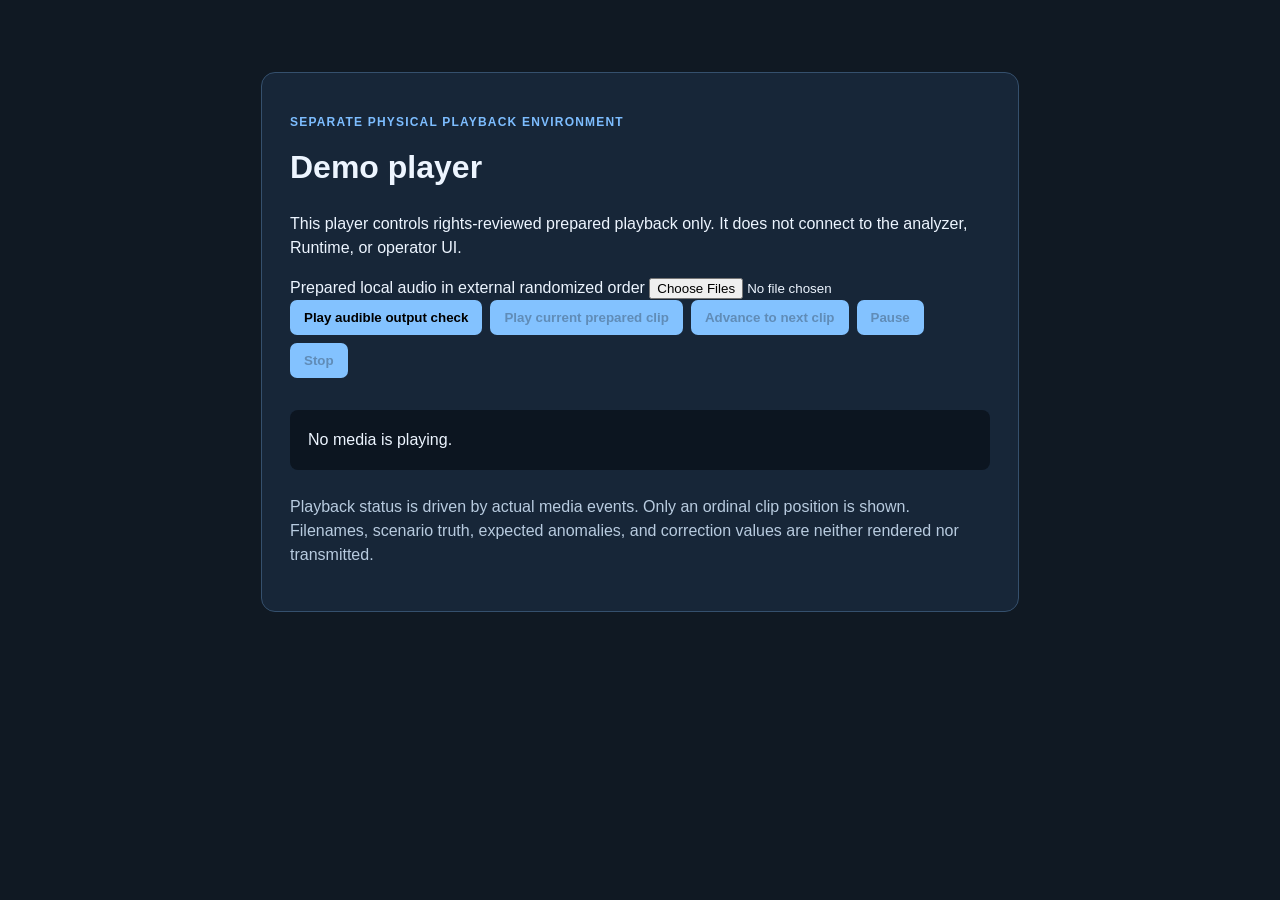
<file: demo_player/index.html>
<!doctype html><html lang="en"><meta charset="utf-8"><meta name="viewport" content="width=device-width,initial-scale=1"><title>PA Demo Player</title><link rel="stylesheet" href="./player.css"><body><main><p class="eyebrow">SEPARATE PHYSICAL PLAYBACK ENVIRONMENT</p><h1>Demo player</h1><p>This player controls rights-reviewed prepared playback only. It does not connect to the analyzer, Runtime, or operator UI.</p><label>Prepared local audio in external randomized order <input id="audio-file" type="file" accept="audio/*" multiple></label><div id="clips"><button id="play-probe">Play audible output check</button><button id="play-selected" disabled>Play current prepared clip</button><button id="next-selected" disabled>Advance to next clip</button><button id="pause" disabled>Pause</button><button id="stop" disabled>Stop</button></div><audio id="media" preload="auto"></audio><div id="now-playing" role="status">No media is playing.</div><p class="notice">Playback status is driven by actual media events. Only an ordinal clip position is shown. Filenames, scenario truth, expected anomalies, and correction values are neither rendered nor transmitted.</p></main><script type="module" src="./player.js"></script></body></html>
</file>
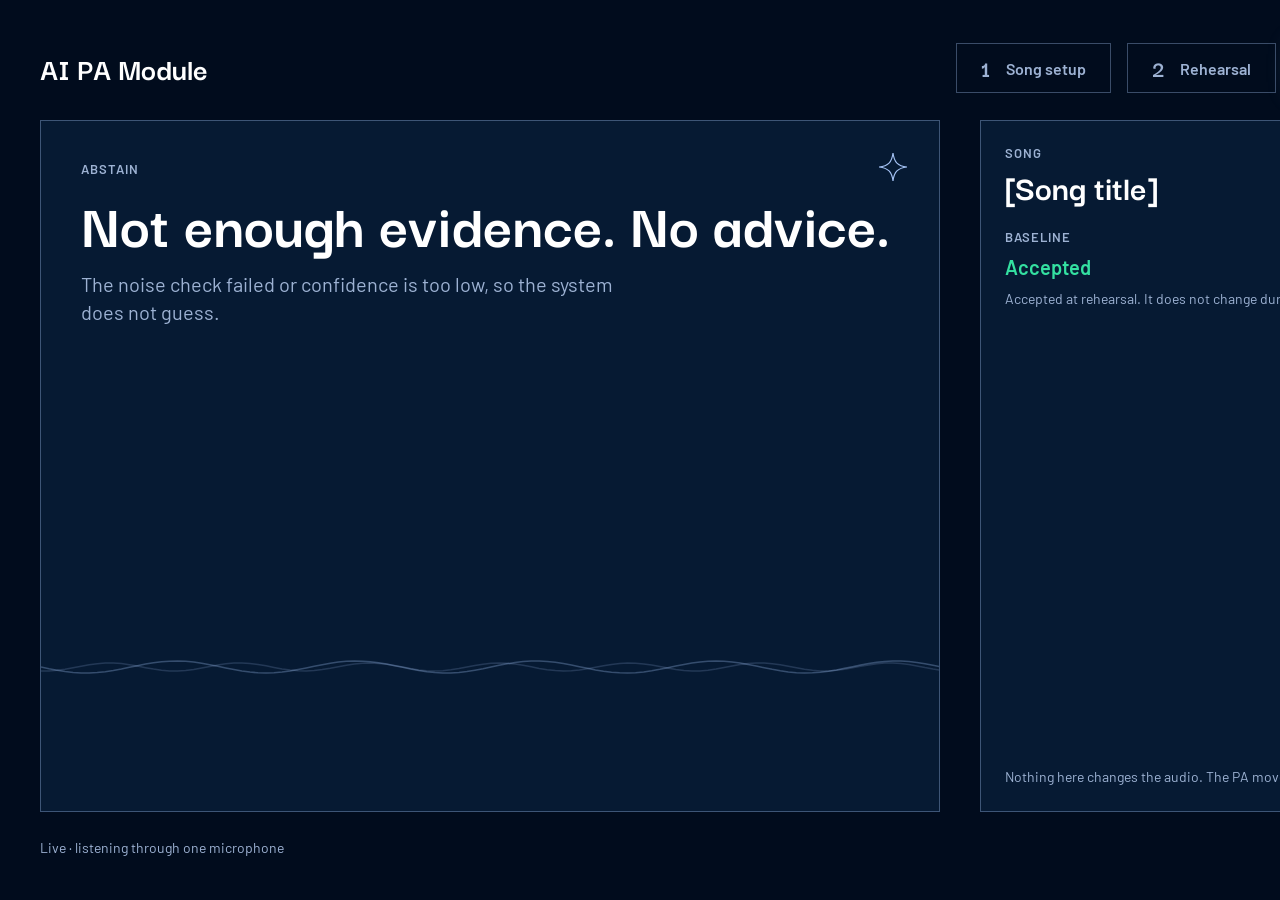
<file: docs/demo/design-reference/frontend-design-handoff/pa-module-design-handoff/screens/live-abstain.html>
<!doctype html>
<html lang="en">
<head>
<meta charset="utf-8">
<title>Live: abstain</title>


<link rel="stylesheet" href="https://fonts.googleapis.com/css2?family=Barlow:wght@400;600&amp;family=Darker+Grotesque:wght@700&amp;display=swap">
<style>
body{margin:0;background:#010c1d;}
a:focus-visible,button:focus-visible,input:focus-visible{outline:2px solid #a4c2f4;outline-offset:2px;}
</style>
</head>
<body>


<div style="width: 1440px; height: 900px; box-sizing: border-box; padding: 40px; background: #010c1d; color: #ffffff; font-family: 'Barlow','Microsoft JhengHei',system-ui,sans-serif; display: flex; flex-direction: column; gap: 24px; overflow: hidden;">
<header style="display:flex;justify-content:space-between;align-items:center;height:56px;"><div style="font-family:'Darker Grotesque','Barlow','Microsoft JhengHei',system-ui,sans-serif;font-size:32px;line-height:1;font-weight:700;color:#ffffff;">AI PA Module</div><nav aria-label="Screens" style="display:flex;gap:16px;"><a href="song-setup.html" style="display:inline-flex;align-items:center;gap:16px;min-height:48px;padding:0 24px;border:1px solid #a4c2f459;color:#9db2d3;background:transparent;text-decoration:none;font-family:'Barlow','Microsoft JhengHei',system-ui,sans-serif;font-size:16px;font-weight:600;"><span style="font-family:'Darker Grotesque','Barlow','Microsoft JhengHei',system-ui,sans-serif;font-size:24px;font-weight:700;">1</span>Song setup</a><a href="rehearsal.html" style="display:inline-flex;align-items:center;gap:16px;min-height:48px;padding:0 24px;border:1px solid #a4c2f459;color:#9db2d3;background:transparent;text-decoration:none;font-family:'Barlow','Microsoft JhengHei',system-ui,sans-serif;font-size:16px;font-weight:600;"><span style="font-family:'Darker Grotesque','Barlow','Microsoft JhengHei',system-ui,sans-serif;font-size:24px;font-weight:700;">2</span>Rehearsal</a><a href="live-normal.html" style="display:inline-flex;align-items:center;gap:16px;min-height:48px;padding:0 24px;border:1px solid #a4c2f4;color:#a4c2f4;background:#061a33;text-decoration:none;font-family:'Barlow','Microsoft JhengHei',system-ui,sans-serif;font-size:16px;font-weight:600;box-shadow:0 0 24px #a4c2f440;"><span style="font-family:'Darker Grotesque','Barlow','Microsoft JhengHei',system-ui,sans-serif;font-size:24px;font-weight:700;">3</span>Live</a></nav></header><div style="display:flex;gap:40px;flex-grow:1;min-height:0;"><section style="position:relative;box-sizing:border-box;background:#061a33;border:1px solid #a4c2f459;border-radius:0;flex-grow:1;height:100%;overflow:hidden;"><svg aria-hidden="true" width="900" height="240" viewBox="0 0 900 240" style="position:absolute;left:0;bottom:24px;"><polyline points="0.0,120.0 8.0,121.7 16.1,123.2 24.1,124.5 32.1,125.4 40.2,125.9 48.2,126.0 56.2,125.5 64.3,124.7 72.3,123.5 80.4,122.0 88.4,120.3 96.4,118.7 104.5,117.1 112.5,115.8 120.5,114.7 128.6,114.2 136.6,114.0 144.6,114.3 152.7,115.1 160.7,116.3 168.8,117.7 176.8,119.3 184.8,121.0 192.9,122.6 200.9,124.0 208.9,125.1 217.0,125.8 225.0,126.0 233.0,125.8 241.1,125.1 249.1,124.0 257.1,122.6 265.2,121.0 273.2,119.3 281.2,117.7 289.3,116.3 297.3,115.1 305.4,114.3 313.4,114.0 321.4,114.2 329.5,114.7 337.5,115.8 345.5,117.1 353.6,118.7 361.6,120.3 369.6,122.0 377.7,123.5 385.7,124.7 393.8,125.5 401.8,126.0 409.8,125.9 417.9,125.4 425.9,124.5 433.9,123.2 442.0,121.7 450.0,120.0 458.0,118.3 466.1,116.8 474.1,115.5 482.1,114.6 490.2,114.1 498.2,114.0 506.2,114.5 514.3,115.3 522.3,116.5 530.4,118.0 538.4,119.7 546.4,121.3 554.5,122.9 562.5,124.2 570.5,125.3 578.6,125.8 586.6,126.0 594.6,125.7 602.7,124.9 610.7,123.7 618.8,122.3 626.8,120.7 634.8,119.0 642.9,117.4 650.9,116.0 658.9,114.9 667.0,114.2 675.0,114.0 683.0,114.2 691.1,114.9 699.1,116.0 707.1,117.4 715.2,119.0 723.2,120.7 731.2,122.3 739.3,123.7 747.3,124.9 755.4,125.7 763.4,126.0 771.4,125.8 779.5,125.3 787.5,124.2 795.5,122.9 803.6,121.3 811.6,119.7 819.6,118.0 827.7,116.5 835.7,115.3 843.8,114.5 851.8,114.0 859.8,114.1 867.9,114.6 875.9,115.5 883.9,116.8 892.0,118.3 900.0,120.0" fill="none" stroke="#a4c2f4" stroke-width="1.5" stroke-opacity="0.3"/><polyline points="0.0,123.9 8.0,123.9 16.1,123.3 24.1,122.2 32.1,120.7 40.2,119.2 48.2,117.8 56.2,116.7 64.3,116.1 72.3,116.1 80.4,116.6 88.4,117.7 96.4,119.1 104.5,120.7 112.5,122.1 120.5,123.2 128.6,123.9 136.6,124.0 144.6,123.4 152.7,122.4 160.7,121.0 168.8,119.5 176.8,118.0 184.8,116.8 192.9,116.1 200.9,116.0 208.9,116.5 217.0,117.5 225.0,118.8 233.0,120.4 241.1,121.9 249.1,123.1 257.1,123.8 265.2,124.0 273.2,123.6 281.2,122.6 289.3,121.3 297.3,119.8 305.4,118.3 313.4,117.0 321.4,116.2 329.5,116.0 337.5,116.4 345.5,117.3 353.6,118.6 361.6,120.1 369.6,121.6 377.7,122.9 385.7,123.7 393.8,124.0 401.8,123.7 409.8,122.8 417.9,121.5 425.9,120.0 433.9,118.5 442.0,117.2 450.0,116.3 458.0,116.0 466.1,116.3 474.1,117.1 482.1,118.3 490.2,119.8 498.2,121.4 506.2,122.7 514.3,123.6 522.3,124.0 530.4,123.8 538.4,123.0 546.4,121.8 554.5,120.3 562.5,118.8 570.5,117.4 578.6,116.5 586.6,116.0 594.6,116.2 602.7,116.9 610.7,118.1 618.8,119.6 626.8,121.1 634.8,122.5 642.9,123.5 650.9,124.0 658.9,123.9 667.0,123.2 675.0,122.0 683.0,120.6 691.1,119.0 699.1,117.6 707.1,116.6 715.2,116.1 723.2,116.1 731.2,116.7 739.3,117.8 747.3,119.3 755.4,120.8 763.4,122.2 771.4,123.3 779.5,123.9 787.5,123.9 795.5,123.3 803.6,122.3 811.6,120.8 819.6,119.3 827.7,117.9 835.7,116.7 843.8,116.1 851.8,116.0 859.8,116.6 867.9,117.6 875.9,119.0 883.9,120.6 892.0,122.0 900.0,123.2" fill="none" stroke="#a4c2f4" stroke-width="1.5" stroke-opacity="0.18"/></svg>
<svg aria-hidden="true" width="28" height="28" viewBox="0 0 24 24" fill="none" stroke="#a4c2f4" stroke-width="1" style="position:absolute;right:32px;top:32px;"><path d="M12 0 C13 8 16 11 24 12 C16 13 13 16 12 24 C11 16 8 13 0 12 C8 11 11 8 12 0Z"/></svg>
<div style="position:relative;padding:40px;display:flex;flex-direction:column;gap:16px;">
<div style="font-family:'Barlow','Microsoft JhengHei',system-ui,sans-serif;font-size:13px;line-height:16px;font-weight:600;letter-spacing:0.08em;text-transform:uppercase;color:#9db2d3;">Abstain</div>
<div style="font-family:'Darker Grotesque','Barlow','Microsoft JhengHei',system-ui,sans-serif;font-size:64px;line-height:0.95;font-weight:700;color:#ffffff;">Not enough evidence. No advice.</div>
<div style="font-family:'Barlow','Microsoft JhengHei',system-ui,sans-serif;font-size:20px;line-height:28px;color:#9db2d3;max-width:560px;">The noise check failed or confidence is too low, so the system does not guess.</div>
</div></section><section style="position:relative;box-sizing:border-box;background:#061a33;border:1px solid #a4c2f459;border-radius:0;width:420px;height:100%;"><div style="padding:24px;display:flex;flex-direction:column;gap:24px;height:100%;box-sizing:border-box;">
<div style="display:flex;flex-direction:column;gap:8px;"><div style="font-family:'Barlow','Microsoft JhengHei',system-ui,sans-serif;font-size:13px;line-height:16px;font-weight:600;letter-spacing:0.08em;text-transform:uppercase;color:#9db2d3;">Song</div><div style="font-family:'Darker Grotesque','Barlow','Microsoft JhengHei',system-ui,sans-serif;font-size:36px;line-height:1;font-weight:700;color:#ffffff;">[Song title]</div></div>
<div style="display:flex;flex-direction:column;gap:8px;"><div style="font-family:'Barlow','Microsoft JhengHei',system-ui,sans-serif;font-size:13px;line-height:16px;font-weight:600;letter-spacing:0.08em;text-transform:uppercase;color:#9db2d3;">Baseline</div><div style="font-family:'Barlow','Microsoft JhengHei',system-ui,sans-serif;font-size:20px;line-height:28px;font-weight:600;color:#34e0a1;">Accepted</div>
<div style="font-family:'Barlow','Microsoft JhengHei',system-ui,sans-serif;font-size:14px;line-height:20px;color:#9db2d3;">Accepted at rehearsal. It does not change during the show.</div></div>
<div style="flex-grow:1;"></div>
<div style="font-family:'Barlow','Microsoft JhengHei',system-ui,sans-serif;font-size:14px;line-height:20px;color:#9db2d3;">Nothing here changes the audio. The PA moves the fader.</div>
</div></section></div><footer style="display:flex;justify-content:space-between;align-items:center;min-height:24px;"><div style="font-family:'Barlow','Microsoft JhengHei',system-ui,sans-serif;font-size:14px;line-height:20px;color:#9db2d3;">Live · listening through one microphone</div></footer>
</div>


</body>
</html>
</file>
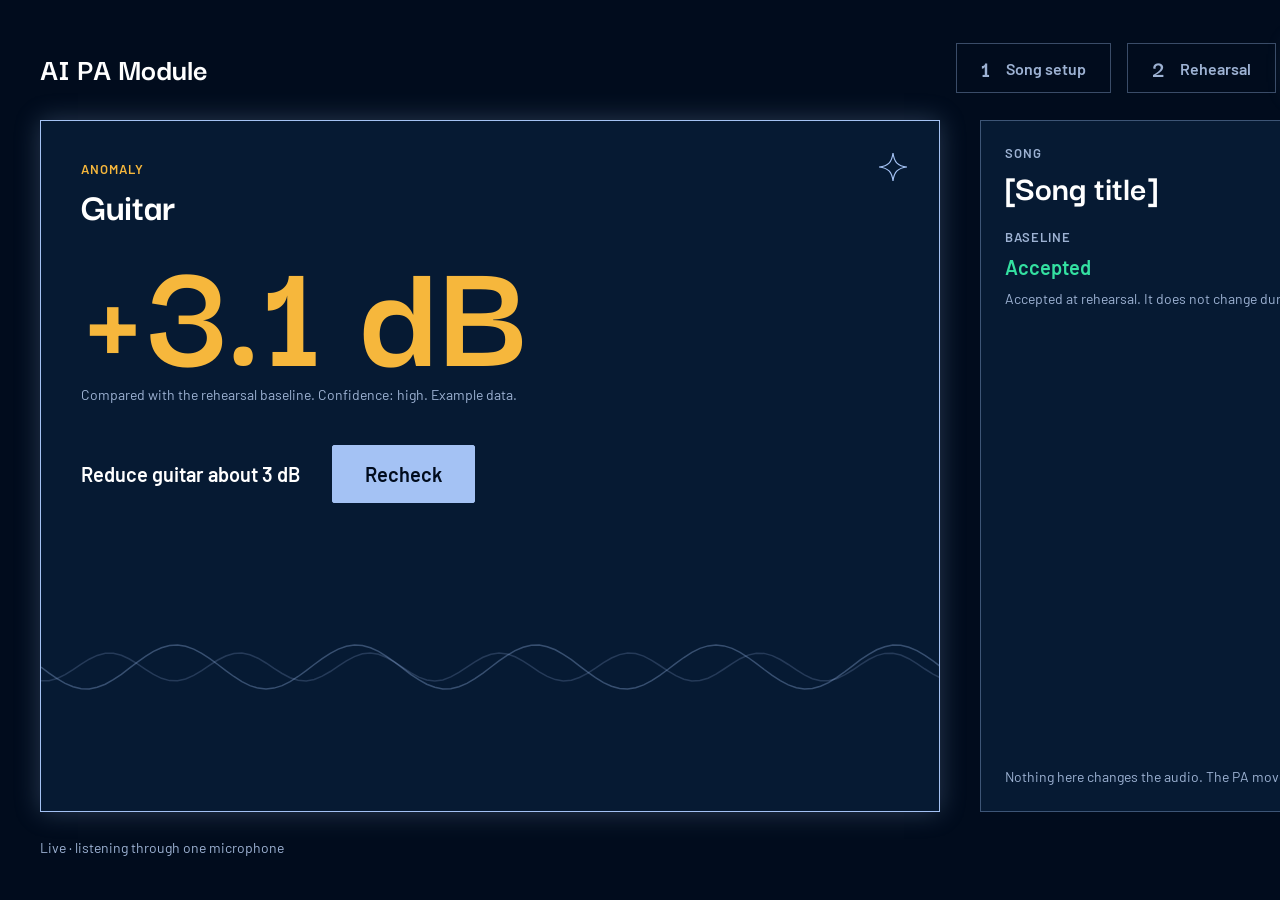
<file: docs/demo/design-reference/frontend-design-handoff/pa-module-design-handoff/screens/live-anomaly.html>
<!doctype html>
<html lang="en">
<head>
<meta charset="utf-8">
<title>Live: anomaly</title>


<link rel="stylesheet" href="https://fonts.googleapis.com/css2?family=Barlow:wght@400;600&amp;family=Darker+Grotesque:wght@700&amp;display=swap">
<style>
body{margin:0;background:#010c1d;}
a:focus-visible,button:focus-visible,input:focus-visible{outline:2px solid #a4c2f4;outline-offset:2px;}
</style>
</head>
<body>


<div style="width: 1440px; height: 900px; box-sizing: border-box; padding: 40px; background: #010c1d; color: #ffffff; font-family: 'Barlow','Microsoft JhengHei',system-ui,sans-serif; display: flex; flex-direction: column; gap: 24px; overflow: hidden;">
<header style="display:flex;justify-content:space-between;align-items:center;height:56px;"><div style="font-family:'Darker Grotesque','Barlow','Microsoft JhengHei',system-ui,sans-serif;font-size:32px;line-height:1;font-weight:700;color:#ffffff;">AI PA Module</div><nav aria-label="Screens" style="display:flex;gap:16px;"><a href="song-setup.html" style="display:inline-flex;align-items:center;gap:16px;min-height:48px;padding:0 24px;border:1px solid #a4c2f459;color:#9db2d3;background:transparent;text-decoration:none;font-family:'Barlow','Microsoft JhengHei',system-ui,sans-serif;font-size:16px;font-weight:600;"><span style="font-family:'Darker Grotesque','Barlow','Microsoft JhengHei',system-ui,sans-serif;font-size:24px;font-weight:700;">1</span>Song setup</a><a href="rehearsal.html" style="display:inline-flex;align-items:center;gap:16px;min-height:48px;padding:0 24px;border:1px solid #a4c2f459;color:#9db2d3;background:transparent;text-decoration:none;font-family:'Barlow','Microsoft JhengHei',system-ui,sans-serif;font-size:16px;font-weight:600;"><span style="font-family:'Darker Grotesque','Barlow','Microsoft JhengHei',system-ui,sans-serif;font-size:24px;font-weight:700;">2</span>Rehearsal</a><a href="live-normal.html" style="display:inline-flex;align-items:center;gap:16px;min-height:48px;padding:0 24px;border:1px solid #a4c2f4;color:#a4c2f4;background:#061a33;text-decoration:none;font-family:'Barlow','Microsoft JhengHei',system-ui,sans-serif;font-size:16px;font-weight:600;box-shadow:0 0 24px #a4c2f440;"><span style="font-family:'Darker Grotesque','Barlow','Microsoft JhengHei',system-ui,sans-serif;font-size:24px;font-weight:700;">3</span>Live</a></nav></header><div style="display:flex;gap:40px;flex-grow:1;min-height:0;"><section style="position:relative;box-sizing:border-box;background:#061a33;border:1px solid #a4c2f4;border-radius:0;box-shadow:0 0 24px #a4c2f440;flex-grow:1;height:100%;overflow:hidden;"><svg aria-hidden="true" width="900" height="240" viewBox="0 0 900 240" style="position:absolute;left:0;bottom:24px;"><polyline points="0.0,120.0 8.0,126.1 16.1,131.7 24.1,136.4 32.1,139.8 40.2,141.7 48.2,141.9 56.2,140.3 64.3,137.2 72.3,132.7 80.4,127.3 88.4,121.2 96.4,115.1 104.5,109.4 112.5,104.4 120.5,100.7 128.6,98.6 136.6,98.0 144.6,99.2 152.7,102.1 160.7,106.3 168.8,111.6 176.8,117.5 184.8,123.7 192.9,129.5 200.9,134.7 208.9,138.6 217.0,141.1 225.0,142.0 233.0,141.1 241.1,138.6 249.1,134.7 257.1,129.5 265.2,123.7 273.2,117.5 281.2,111.6 289.3,106.3 297.3,102.1 305.4,99.2 313.4,98.0 321.4,98.6 329.5,100.7 337.5,104.4 345.5,109.4 353.6,115.1 361.6,121.2 369.6,127.3 377.7,132.7 385.7,137.2 393.8,140.3 401.8,141.9 409.8,141.7 417.9,139.8 425.9,136.4 433.9,131.7 442.0,126.1 450.0,120.0 458.0,113.9 466.1,108.3 474.1,103.6 482.1,100.2 490.2,98.3 498.2,98.1 506.2,99.7 514.3,102.8 522.3,107.3 530.4,112.7 538.4,118.8 546.4,124.9 554.5,130.6 562.5,135.6 570.5,139.3 578.6,141.4 586.6,142.0 594.6,140.8 602.7,137.9 610.7,133.7 618.8,128.4 626.8,122.5 634.8,116.3 642.9,110.5 650.9,105.3 658.9,101.4 667.0,98.9 675.0,98.0 683.0,98.9 691.1,101.4 699.1,105.3 707.1,110.5 715.2,116.3 723.2,122.5 731.2,128.4 739.3,133.7 747.3,137.9 755.4,140.8 763.4,142.0 771.4,141.4 779.5,139.3 787.5,135.6 795.5,130.6 803.6,124.9 811.6,118.8 819.6,112.7 827.7,107.3 835.7,102.8 843.8,99.7 851.8,98.1 859.8,98.3 867.9,100.2 875.9,103.6 883.9,108.3 892.0,113.9 900.0,120.0" fill="none" stroke="#a4c2f4" stroke-width="1.5" stroke-opacity="0.315"/><polyline points="0.0,133.8 8.0,133.7 16.1,131.5 24.1,127.6 32.1,122.6 40.2,117.2 48.2,112.2 56.2,108.4 64.3,106.3 72.3,106.2 80.4,108.2 88.4,112.0 96.4,116.9 104.5,122.3 112.5,127.4 120.5,131.3 128.6,133.6 136.6,133.8 144.6,132.0 152.7,128.4 160.7,123.6 168.8,118.2 176.8,113.0 184.8,109.0 192.9,106.5 200.9,106.1 208.9,107.7 217.0,111.2 225.0,116.0 233.0,121.4 241.1,126.5 249.1,130.7 257.1,133.3 265.2,134.0 273.2,132.5 281.2,129.2 289.3,124.5 297.3,119.1 305.4,113.9 313.4,109.6 321.4,106.8 329.5,106.0 337.5,107.3 345.5,110.5 353.6,115.1 361.6,120.4 369.6,125.7 377.7,130.1 385.7,133.0 393.8,134.0 401.8,132.9 409.8,129.9 417.9,125.4 425.9,120.1 433.9,114.8 442.0,110.3 450.0,107.2 458.0,106.0 466.1,106.9 474.1,109.8 482.1,114.2 490.2,119.4 498.2,124.8 506.2,129.4 514.3,132.6 522.3,134.0 530.4,133.2 538.4,130.5 546.4,126.3 554.5,121.1 562.5,115.7 570.5,111.0 578.6,107.6 586.6,106.1 594.6,106.6 602.7,109.1 610.7,113.3 618.8,118.5 626.8,123.8 634.8,128.7 642.9,132.2 650.9,133.9 658.9,133.5 667.0,131.2 675.0,127.1 683.0,122.0 691.1,116.6 699.1,111.7 707.1,108.1 715.2,106.2 723.2,106.4 731.2,108.6 739.3,112.5 747.3,117.5 755.4,122.9 763.4,127.9 771.4,131.7 779.5,133.7 787.5,133.7 795.5,131.7 803.6,127.9 811.6,123.0 819.6,117.6 827.7,112.5 835.7,108.6 843.8,106.4 851.8,106.2 859.8,108.0 867.9,111.7 875.9,116.6 883.9,122.0 892.0,127.1 900.0,131.1" fill="none" stroke="#a4c2f4" stroke-width="1.5" stroke-opacity="0.1925"/></svg>
<svg aria-hidden="true" width="28" height="28" viewBox="0 0 24 24" fill="none" stroke="#a4c2f4" stroke-width="1" style="position:absolute;right:32px;top:32px;"><path d="M12 0 C13 8 16 11 24 12 C16 13 13 16 12 24 C11 16 8 13 0 12 C8 11 11 8 12 0Z"/></svg>
<div style="position:relative;padding:40px;display:flex;flex-direction:column;gap:8px;">
<div style="font-family:'Barlow','Microsoft JhengHei',system-ui,sans-serif;font-size:13px;line-height:16px;font-weight:600;letter-spacing:0.08em;text-transform:uppercase;color:#f6b73c;">Anomaly</div>
<div style="font-family:'Darker Grotesque','Barlow','Microsoft JhengHei',system-ui,sans-serif;font-size:40px;line-height:1;font-weight:700;color:#ffffff;">Guitar</div>
<div style="font-family:'Darker Grotesque','Barlow','Microsoft JhengHei',system-ui,sans-serif;font-size:160px;line-height:0.9;font-weight:700;color:#f6b73c;">+3.1 dB</div>
<div style="font-family:'Barlow','Microsoft JhengHei',system-ui,sans-serif;font-size:14px;line-height:20px;color:#9db2d3;">Compared with the rehearsal baseline. Confidence: high. Example data.</div>
<div style="display:flex;align-items:center;gap:32px;padding-top:32px;">
<div style="font-family:'Barlow','Microsoft JhengHei',system-ui,sans-serif;font-size:20px;line-height:28px;font-weight:600;color:#ffffff;">Reduce guitar about 3 dB</div>
<a href="live-recovered.html" style="display:inline-flex;align-items:center;justify-content:center;min-height:56px;padding:0 32px;background:#a4c2f4;color:#010c1d;border:1px solid #a4c2f4;border-radius:2px;font-family:'Barlow','Microsoft JhengHei',system-ui,sans-serif;font-size:20px;font-weight:600;text-decoration:none;">Recheck</a>
</div></div></section><section style="position:relative;box-sizing:border-box;background:#061a33;border:1px solid #a4c2f459;border-radius:0;width:420px;height:100%;"><div style="padding:24px;display:flex;flex-direction:column;gap:24px;height:100%;box-sizing:border-box;">
<div style="display:flex;flex-direction:column;gap:8px;"><div style="font-family:'Barlow','Microsoft JhengHei',system-ui,sans-serif;font-size:13px;line-height:16px;font-weight:600;letter-spacing:0.08em;text-transform:uppercase;color:#9db2d3;">Song</div><div style="font-family:'Darker Grotesque','Barlow','Microsoft JhengHei',system-ui,sans-serif;font-size:36px;line-height:1;font-weight:700;color:#ffffff;">[Song title]</div></div>
<div style="display:flex;flex-direction:column;gap:8px;"><div style="font-family:'Barlow','Microsoft JhengHei',system-ui,sans-serif;font-size:13px;line-height:16px;font-weight:600;letter-spacing:0.08em;text-transform:uppercase;color:#9db2d3;">Baseline</div><div style="font-family:'Barlow','Microsoft JhengHei',system-ui,sans-serif;font-size:20px;line-height:28px;font-weight:600;color:#34e0a1;">Accepted</div>
<div style="font-family:'Barlow','Microsoft JhengHei',system-ui,sans-serif;font-size:14px;line-height:20px;color:#9db2d3;">Accepted at rehearsal. It does not change during the show.</div></div>
<div style="flex-grow:1;"></div>
<div style="font-family:'Barlow','Microsoft JhengHei',system-ui,sans-serif;font-size:14px;line-height:20px;color:#9db2d3;">Nothing here changes the audio. The PA moves the fader.</div>
</div></section></div><footer style="display:flex;justify-content:space-between;align-items:center;min-height:24px;"><div style="font-family:'Barlow','Microsoft JhengHei',system-ui,sans-serif;font-size:14px;line-height:20px;color:#9db2d3;">Live · listening through one microphone</div></footer>
</div>


</body>
</html>
</file>
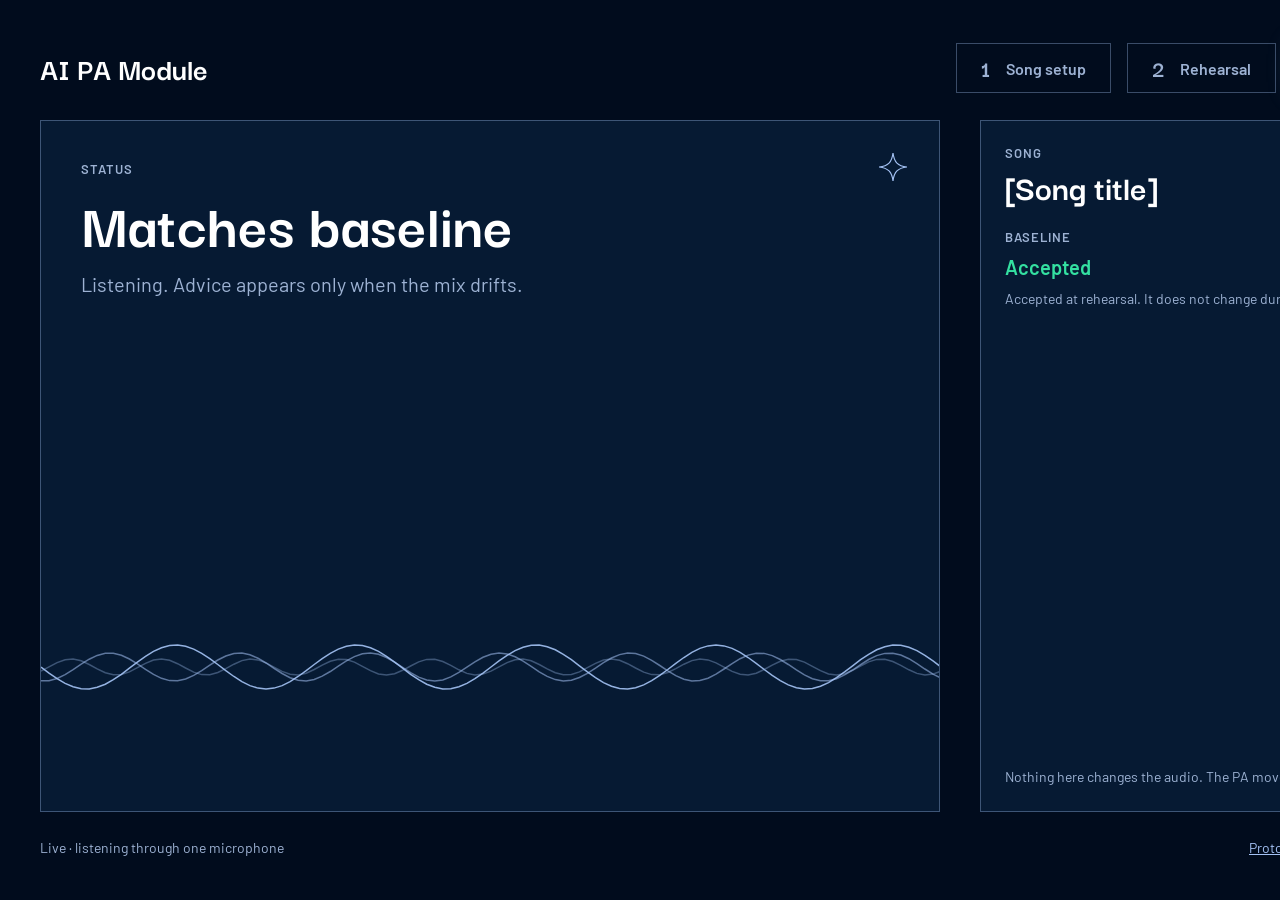
<file: docs/demo/design-reference/frontend-design-handoff/pa-module-design-handoff/screens/live-normal.html>
<!doctype html>
<html lang="en">
<head>
<meta charset="utf-8">
<title>Live: normal</title>


<link rel="stylesheet" href="https://fonts.googleapis.com/css2?family=Barlow:wght@400;600&amp;family=Darker+Grotesque:wght@700&amp;display=swap">
<style>
body{margin:0;background:#010c1d;}
a:focus-visible,button:focus-visible,input:focus-visible{outline:2px solid #a4c2f4;outline-offset:2px;}
</style>
</head>
<body>


<div style="width: 1440px; height: 900px; box-sizing: border-box; padding: 40px; background: #010c1d; color: #ffffff; font-family: 'Barlow','Microsoft JhengHei',system-ui,sans-serif; display: flex; flex-direction: column; gap: 24px; overflow: hidden;">
<header style="display:flex;justify-content:space-between;align-items:center;height:56px;"><div style="font-family:'Darker Grotesque','Barlow','Microsoft JhengHei',system-ui,sans-serif;font-size:32px;line-height:1;font-weight:700;color:#ffffff;">AI PA Module</div><nav aria-label="Screens" style="display:flex;gap:16px;"><a href="song-setup.html" style="display:inline-flex;align-items:center;gap:16px;min-height:48px;padding:0 24px;border:1px solid #a4c2f459;color:#9db2d3;background:transparent;text-decoration:none;font-family:'Barlow','Microsoft JhengHei',system-ui,sans-serif;font-size:16px;font-weight:600;"><span style="font-family:'Darker Grotesque','Barlow','Microsoft JhengHei',system-ui,sans-serif;font-size:24px;font-weight:700;">1</span>Song setup</a><a href="rehearsal.html" style="display:inline-flex;align-items:center;gap:16px;min-height:48px;padding:0 24px;border:1px solid #a4c2f459;color:#9db2d3;background:transparent;text-decoration:none;font-family:'Barlow','Microsoft JhengHei',system-ui,sans-serif;font-size:16px;font-weight:600;"><span style="font-family:'Darker Grotesque','Barlow','Microsoft JhengHei',system-ui,sans-serif;font-size:24px;font-weight:700;">2</span>Rehearsal</a><a href="live-normal.html" style="display:inline-flex;align-items:center;gap:16px;min-height:48px;padding:0 24px;border:1px solid #a4c2f4;color:#a4c2f4;background:#061a33;text-decoration:none;font-family:'Barlow','Microsoft JhengHei',system-ui,sans-serif;font-size:16px;font-weight:600;box-shadow:0 0 24px #a4c2f440;"><span style="font-family:'Darker Grotesque','Barlow','Microsoft JhengHei',system-ui,sans-serif;font-size:24px;font-weight:700;">3</span>Live</a></nav></header><div style="display:flex;gap:40px;flex-grow:1;min-height:0;"><section style="position:relative;box-sizing:border-box;background:#061a33;border:1px solid #a4c2f459;border-radius:0;flex-grow:1;height:100%;overflow:hidden;"><svg aria-hidden="true" width="900" height="240" viewBox="0 0 900 240" style="position:absolute;left:0;bottom:24px;"><polyline points="0.0,120.0 8.0,126.1 16.1,131.7 24.1,136.4 32.1,139.8 40.2,141.7 48.2,141.9 56.2,140.3 64.3,137.2 72.3,132.7 80.4,127.3 88.4,121.2 96.4,115.1 104.5,109.4 112.5,104.4 120.5,100.7 128.6,98.6 136.6,98.0 144.6,99.2 152.7,102.1 160.7,106.3 168.8,111.6 176.8,117.5 184.8,123.7 192.9,129.5 200.9,134.7 208.9,138.6 217.0,141.1 225.0,142.0 233.0,141.1 241.1,138.6 249.1,134.7 257.1,129.5 265.2,123.7 273.2,117.5 281.2,111.6 289.3,106.3 297.3,102.1 305.4,99.2 313.4,98.0 321.4,98.6 329.5,100.7 337.5,104.4 345.5,109.4 353.6,115.1 361.6,121.2 369.6,127.3 377.7,132.7 385.7,137.2 393.8,140.3 401.8,141.9 409.8,141.7 417.9,139.8 425.9,136.4 433.9,131.7 442.0,126.1 450.0,120.0 458.0,113.9 466.1,108.3 474.1,103.6 482.1,100.2 490.2,98.3 498.2,98.1 506.2,99.7 514.3,102.8 522.3,107.3 530.4,112.7 538.4,118.8 546.4,124.9 554.5,130.6 562.5,135.6 570.5,139.3 578.6,141.4 586.6,142.0 594.6,140.8 602.7,137.9 610.7,133.7 618.8,128.4 626.8,122.5 634.8,116.3 642.9,110.5 650.9,105.3 658.9,101.4 667.0,98.9 675.0,98.0 683.0,98.9 691.1,101.4 699.1,105.3 707.1,110.5 715.2,116.3 723.2,122.5 731.2,128.4 739.3,133.7 747.3,137.9 755.4,140.8 763.4,142.0 771.4,141.4 779.5,139.3 787.5,135.6 795.5,130.6 803.6,124.9 811.6,118.8 819.6,112.7 827.7,107.3 835.7,102.8 843.8,99.7 851.8,98.1 859.8,98.3 867.9,100.2 875.9,103.6 883.9,108.3 892.0,113.9 900.0,120.0" fill="none" stroke="#a4c2f4" stroke-width="1.5" stroke-opacity="0.9"/><polyline points="0.0,133.8 8.0,133.7 16.1,131.5 24.1,127.6 32.1,122.6 40.2,117.2 48.2,112.2 56.2,108.4 64.3,106.3 72.3,106.2 80.4,108.2 88.4,112.0 96.4,116.9 104.5,122.3 112.5,127.4 120.5,131.3 128.6,133.6 136.6,133.8 144.6,132.0 152.7,128.4 160.7,123.6 168.8,118.2 176.8,113.0 184.8,109.0 192.9,106.5 200.9,106.1 208.9,107.7 217.0,111.2 225.0,116.0 233.0,121.4 241.1,126.5 249.1,130.7 257.1,133.3 265.2,134.0 273.2,132.5 281.2,129.2 289.3,124.5 297.3,119.1 305.4,113.9 313.4,109.6 321.4,106.8 329.5,106.0 337.5,107.3 345.5,110.5 353.6,115.1 361.6,120.4 369.6,125.7 377.7,130.1 385.7,133.0 393.8,134.0 401.8,132.9 409.8,129.9 417.9,125.4 425.9,120.1 433.9,114.8 442.0,110.3 450.0,107.2 458.0,106.0 466.1,106.9 474.1,109.8 482.1,114.2 490.2,119.4 498.2,124.8 506.2,129.4 514.3,132.6 522.3,134.0 530.4,133.2 538.4,130.5 546.4,126.3 554.5,121.1 562.5,115.7 570.5,111.0 578.6,107.6 586.6,106.1 594.6,106.6 602.7,109.1 610.7,113.3 618.8,118.5 626.8,123.8 634.8,128.7 642.9,132.2 650.9,133.9 658.9,133.5 667.0,131.2 675.0,127.1 683.0,122.0 691.1,116.6 699.1,111.7 707.1,108.1 715.2,106.2 723.2,106.4 731.2,108.6 739.3,112.5 747.3,117.5 755.4,122.9 763.4,127.9 771.4,131.7 779.5,133.7 787.5,133.7 795.5,131.7 803.6,127.9 811.6,123.0 819.6,117.6 827.7,112.5 835.7,108.6 843.8,106.4 851.8,106.2 859.8,108.0 867.9,111.7 875.9,116.6 883.9,122.0 892.0,127.1 900.0,131.1" fill="none" stroke="#a4c2f4" stroke-width="1.5" stroke-opacity="0.55"/><polyline points="0.0,124.1 8.0,119.8 16.1,115.6 24.1,112.7 32.1,112.1 40.2,113.8 48.2,117.5 56.2,121.9 64.3,125.8 72.3,127.8 80.4,127.5 88.4,124.9 96.4,120.7 104.5,116.4 112.5,113.1 120.5,112.0 128.6,113.3 136.6,116.7 144.6,121.0 152.7,125.1 160.7,127.6 168.8,127.8 176.8,125.5 184.8,121.6 192.9,117.2 200.9,113.6 208.9,112.0 217.0,112.9 225.0,115.9 233.0,120.2 241.1,124.4 249.1,127.3 257.1,127.9 265.2,126.2 273.2,122.5 281.2,118.1 289.3,114.2 297.3,112.2 305.4,112.5 313.4,115.1 321.4,119.3 329.5,123.6 337.5,126.9 345.5,128.0 353.6,126.7 361.6,123.3 369.6,119.0 377.7,114.9 385.7,112.4 393.8,112.2 401.8,114.5 409.8,118.4 417.9,122.8 425.9,126.4 433.9,128.0 442.0,127.1 450.0,124.1 458.0,119.8 466.1,115.6 474.1,112.7 482.1,112.1 490.2,113.8 498.2,117.5 506.2,121.9 514.3,125.8 522.3,127.8 530.4,127.5 538.4,124.9 546.4,120.7 554.5,116.4 562.5,113.1 570.5,112.0 578.6,113.3 586.6,116.7 594.6,121.0 602.7,125.1 610.7,127.6 618.8,127.8 626.8,125.5 634.8,121.6 642.9,117.2 650.9,113.6 658.9,112.0 667.0,112.9 675.0,115.9 683.0,120.2 691.1,124.4 699.1,127.3 707.1,127.9 715.2,126.2 723.2,122.5 731.2,118.1 739.3,114.2 747.3,112.2 755.4,112.5 763.4,115.1 771.4,119.3 779.5,123.6 787.5,126.9 795.5,128.0 803.6,126.7 811.6,123.3 819.6,119.0 827.7,114.9 835.7,112.4 843.8,112.2 851.8,114.5 859.8,118.4 867.9,122.8 875.9,126.4 883.9,128.0 892.0,127.1 900.0,124.1" fill="none" stroke="#a4c2f4" stroke-width="1.5" stroke-opacity="0.35"/></svg>
<svg aria-hidden="true" width="28" height="28" viewBox="0 0 24 24" fill="none" stroke="#a4c2f4" stroke-width="1" style="position:absolute;right:32px;top:32px;"><path d="M12 0 C13 8 16 11 24 12 C16 13 13 16 12 24 C11 16 8 13 0 12 C8 11 11 8 12 0Z"/></svg>
<div style="position:relative;padding:40px;display:flex;flex-direction:column;gap:16px;">
<div style="font-family:'Barlow','Microsoft JhengHei',system-ui,sans-serif;font-size:13px;line-height:16px;font-weight:600;letter-spacing:0.08em;text-transform:uppercase;color:#9db2d3;">Status</div>
<div style="font-family:'Darker Grotesque','Barlow','Microsoft JhengHei',system-ui,sans-serif;font-size:64px;line-height:0.95;font-weight:700;color:#ffffff;">Matches baseline</div>
<div style="font-family:'Barlow','Microsoft JhengHei',system-ui,sans-serif;font-size:20px;line-height:28px;color:#9db2d3;max-width:520px;">Listening. Advice appears only when the mix drifts.</div>
</div></section><section style="position:relative;box-sizing:border-box;background:#061a33;border:1px solid #a4c2f459;border-radius:0;width:420px;height:100%;"><div style="padding:24px;display:flex;flex-direction:column;gap:24px;height:100%;box-sizing:border-box;">
<div style="display:flex;flex-direction:column;gap:8px;"><div style="font-family:'Barlow','Microsoft JhengHei',system-ui,sans-serif;font-size:13px;line-height:16px;font-weight:600;letter-spacing:0.08em;text-transform:uppercase;color:#9db2d3;">Song</div><div style="font-family:'Darker Grotesque','Barlow','Microsoft JhengHei',system-ui,sans-serif;font-size:36px;line-height:1;font-weight:700;color:#ffffff;">[Song title]</div></div>
<div style="display:flex;flex-direction:column;gap:8px;"><div style="font-family:'Barlow','Microsoft JhengHei',system-ui,sans-serif;font-size:13px;line-height:16px;font-weight:600;letter-spacing:0.08em;text-transform:uppercase;color:#9db2d3;">Baseline</div><div style="font-family:'Barlow','Microsoft JhengHei',system-ui,sans-serif;font-size:20px;line-height:28px;font-weight:600;color:#34e0a1;">Accepted</div>
<div style="font-family:'Barlow','Microsoft JhengHei',system-ui,sans-serif;font-size:14px;line-height:20px;color:#9db2d3;">Accepted at rehearsal. It does not change during the show.</div></div>
<div style="flex-grow:1;"></div>
<div style="font-family:'Barlow','Microsoft JhengHei',system-ui,sans-serif;font-size:14px;line-height:20px;color:#9db2d3;">Nothing here changes the audio. The PA moves the fader.</div>
</div></section></div><footer style="display:flex;justify-content:space-between;align-items:center;min-height:24px;"><div style="font-family:'Barlow','Microsoft JhengHei',system-ui,sans-serif;font-size:14px;line-height:20px;color:#9db2d3;">Live · listening through one microphone</div><a href="live-anomaly.html" style="font-family:'Barlow','Microsoft JhengHei',system-ui,sans-serif;font-size:14px;line-height:20px;color:#a4c2f4;text-decoration:underline;">Prototype: simulate drift</a></footer>
</div>


</body>
</html>
</file>
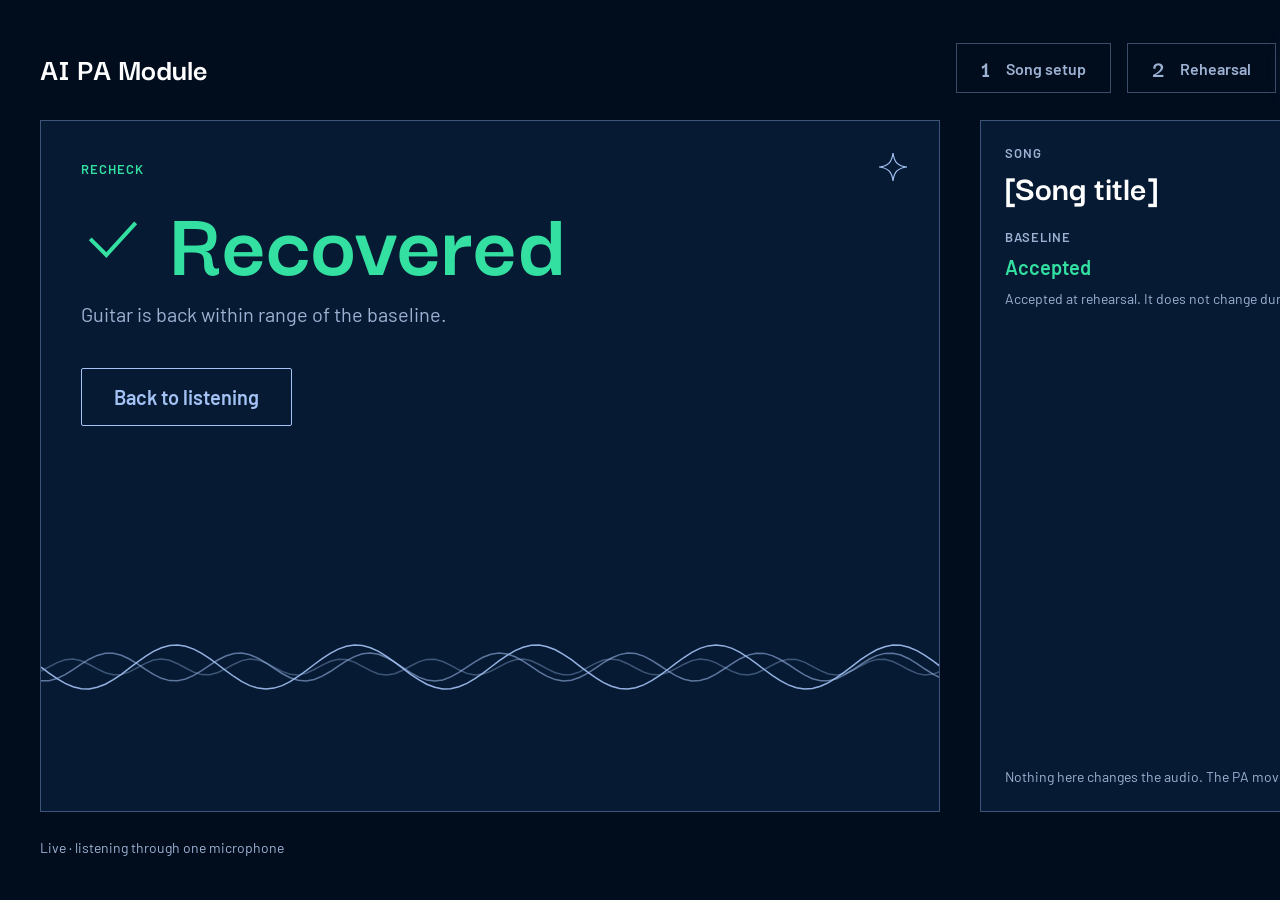
<file: docs/demo/design-reference/frontend-design-handoff/pa-module-design-handoff/screens/live-recovered.html>
<!doctype html>
<html lang="en">
<head>
<meta charset="utf-8">
<title>Live: recovered</title>


<link rel="stylesheet" href="https://fonts.googleapis.com/css2?family=Barlow:wght@400;600&amp;family=Darker+Grotesque:wght@700&amp;display=swap">
<style>
body{margin:0;background:#010c1d;}
a:focus-visible,button:focus-visible,input:focus-visible{outline:2px solid #a4c2f4;outline-offset:2px;}
</style>
</head>
<body>


<div style="width: 1440px; height: 900px; box-sizing: border-box; padding: 40px; background: #010c1d; color: #ffffff; font-family: 'Barlow','Microsoft JhengHei',system-ui,sans-serif; display: flex; flex-direction: column; gap: 24px; overflow: hidden;">
<header style="display:flex;justify-content:space-between;align-items:center;height:56px;"><div style="font-family:'Darker Grotesque','Barlow','Microsoft JhengHei',system-ui,sans-serif;font-size:32px;line-height:1;font-weight:700;color:#ffffff;">AI PA Module</div><nav aria-label="Screens" style="display:flex;gap:16px;"><a href="song-setup.html" style="display:inline-flex;align-items:center;gap:16px;min-height:48px;padding:0 24px;border:1px solid #a4c2f459;color:#9db2d3;background:transparent;text-decoration:none;font-family:'Barlow','Microsoft JhengHei',system-ui,sans-serif;font-size:16px;font-weight:600;"><span style="font-family:'Darker Grotesque','Barlow','Microsoft JhengHei',system-ui,sans-serif;font-size:24px;font-weight:700;">1</span>Song setup</a><a href="rehearsal.html" style="display:inline-flex;align-items:center;gap:16px;min-height:48px;padding:0 24px;border:1px solid #a4c2f459;color:#9db2d3;background:transparent;text-decoration:none;font-family:'Barlow','Microsoft JhengHei',system-ui,sans-serif;font-size:16px;font-weight:600;"><span style="font-family:'Darker Grotesque','Barlow','Microsoft JhengHei',system-ui,sans-serif;font-size:24px;font-weight:700;">2</span>Rehearsal</a><a href="live-normal.html" style="display:inline-flex;align-items:center;gap:16px;min-height:48px;padding:0 24px;border:1px solid #a4c2f4;color:#a4c2f4;background:#061a33;text-decoration:none;font-family:'Barlow','Microsoft JhengHei',system-ui,sans-serif;font-size:16px;font-weight:600;box-shadow:0 0 24px #a4c2f440;"><span style="font-family:'Darker Grotesque','Barlow','Microsoft JhengHei',system-ui,sans-serif;font-size:24px;font-weight:700;">3</span>Live</a></nav></header><div style="display:flex;gap:40px;flex-grow:1;min-height:0;"><section style="position:relative;box-sizing:border-box;background:#061a33;border:1px solid #a4c2f459;border-radius:0;flex-grow:1;height:100%;overflow:hidden;"><svg aria-hidden="true" width="900" height="240" viewBox="0 0 900 240" style="position:absolute;left:0;bottom:24px;"><polyline points="0.0,120.0 8.0,126.1 16.1,131.7 24.1,136.4 32.1,139.8 40.2,141.7 48.2,141.9 56.2,140.3 64.3,137.2 72.3,132.7 80.4,127.3 88.4,121.2 96.4,115.1 104.5,109.4 112.5,104.4 120.5,100.7 128.6,98.6 136.6,98.0 144.6,99.2 152.7,102.1 160.7,106.3 168.8,111.6 176.8,117.5 184.8,123.7 192.9,129.5 200.9,134.7 208.9,138.6 217.0,141.1 225.0,142.0 233.0,141.1 241.1,138.6 249.1,134.7 257.1,129.5 265.2,123.7 273.2,117.5 281.2,111.6 289.3,106.3 297.3,102.1 305.4,99.2 313.4,98.0 321.4,98.6 329.5,100.7 337.5,104.4 345.5,109.4 353.6,115.1 361.6,121.2 369.6,127.3 377.7,132.7 385.7,137.2 393.8,140.3 401.8,141.9 409.8,141.7 417.9,139.8 425.9,136.4 433.9,131.7 442.0,126.1 450.0,120.0 458.0,113.9 466.1,108.3 474.1,103.6 482.1,100.2 490.2,98.3 498.2,98.1 506.2,99.7 514.3,102.8 522.3,107.3 530.4,112.7 538.4,118.8 546.4,124.9 554.5,130.6 562.5,135.6 570.5,139.3 578.6,141.4 586.6,142.0 594.6,140.8 602.7,137.9 610.7,133.7 618.8,128.4 626.8,122.5 634.8,116.3 642.9,110.5 650.9,105.3 658.9,101.4 667.0,98.9 675.0,98.0 683.0,98.9 691.1,101.4 699.1,105.3 707.1,110.5 715.2,116.3 723.2,122.5 731.2,128.4 739.3,133.7 747.3,137.9 755.4,140.8 763.4,142.0 771.4,141.4 779.5,139.3 787.5,135.6 795.5,130.6 803.6,124.9 811.6,118.8 819.6,112.7 827.7,107.3 835.7,102.8 843.8,99.7 851.8,98.1 859.8,98.3 867.9,100.2 875.9,103.6 883.9,108.3 892.0,113.9 900.0,120.0" fill="none" stroke="#a4c2f4" stroke-width="1.5" stroke-opacity="0.9"/><polyline points="0.0,133.8 8.0,133.7 16.1,131.5 24.1,127.6 32.1,122.6 40.2,117.2 48.2,112.2 56.2,108.4 64.3,106.3 72.3,106.2 80.4,108.2 88.4,112.0 96.4,116.9 104.5,122.3 112.5,127.4 120.5,131.3 128.6,133.6 136.6,133.8 144.6,132.0 152.7,128.4 160.7,123.6 168.8,118.2 176.8,113.0 184.8,109.0 192.9,106.5 200.9,106.1 208.9,107.7 217.0,111.2 225.0,116.0 233.0,121.4 241.1,126.5 249.1,130.7 257.1,133.3 265.2,134.0 273.2,132.5 281.2,129.2 289.3,124.5 297.3,119.1 305.4,113.9 313.4,109.6 321.4,106.8 329.5,106.0 337.5,107.3 345.5,110.5 353.6,115.1 361.6,120.4 369.6,125.7 377.7,130.1 385.7,133.0 393.8,134.0 401.8,132.9 409.8,129.9 417.9,125.4 425.9,120.1 433.9,114.8 442.0,110.3 450.0,107.2 458.0,106.0 466.1,106.9 474.1,109.8 482.1,114.2 490.2,119.4 498.2,124.8 506.2,129.4 514.3,132.6 522.3,134.0 530.4,133.2 538.4,130.5 546.4,126.3 554.5,121.1 562.5,115.7 570.5,111.0 578.6,107.6 586.6,106.1 594.6,106.6 602.7,109.1 610.7,113.3 618.8,118.5 626.8,123.8 634.8,128.7 642.9,132.2 650.9,133.9 658.9,133.5 667.0,131.2 675.0,127.1 683.0,122.0 691.1,116.6 699.1,111.7 707.1,108.1 715.2,106.2 723.2,106.4 731.2,108.6 739.3,112.5 747.3,117.5 755.4,122.9 763.4,127.9 771.4,131.7 779.5,133.7 787.5,133.7 795.5,131.7 803.6,127.9 811.6,123.0 819.6,117.6 827.7,112.5 835.7,108.6 843.8,106.4 851.8,106.2 859.8,108.0 867.9,111.7 875.9,116.6 883.9,122.0 892.0,127.1 900.0,131.1" fill="none" stroke="#a4c2f4" stroke-width="1.5" stroke-opacity="0.55"/><polyline points="0.0,124.1 8.0,119.8 16.1,115.6 24.1,112.7 32.1,112.1 40.2,113.8 48.2,117.5 56.2,121.9 64.3,125.8 72.3,127.8 80.4,127.5 88.4,124.9 96.4,120.7 104.5,116.4 112.5,113.1 120.5,112.0 128.6,113.3 136.6,116.7 144.6,121.0 152.7,125.1 160.7,127.6 168.8,127.8 176.8,125.5 184.8,121.6 192.9,117.2 200.9,113.6 208.9,112.0 217.0,112.9 225.0,115.9 233.0,120.2 241.1,124.4 249.1,127.3 257.1,127.9 265.2,126.2 273.2,122.5 281.2,118.1 289.3,114.2 297.3,112.2 305.4,112.5 313.4,115.1 321.4,119.3 329.5,123.6 337.5,126.9 345.5,128.0 353.6,126.7 361.6,123.3 369.6,119.0 377.7,114.9 385.7,112.4 393.8,112.2 401.8,114.5 409.8,118.4 417.9,122.8 425.9,126.4 433.9,128.0 442.0,127.1 450.0,124.1 458.0,119.8 466.1,115.6 474.1,112.7 482.1,112.1 490.2,113.8 498.2,117.5 506.2,121.9 514.3,125.8 522.3,127.8 530.4,127.5 538.4,124.9 546.4,120.7 554.5,116.4 562.5,113.1 570.5,112.0 578.6,113.3 586.6,116.7 594.6,121.0 602.7,125.1 610.7,127.6 618.8,127.8 626.8,125.5 634.8,121.6 642.9,117.2 650.9,113.6 658.9,112.0 667.0,112.9 675.0,115.9 683.0,120.2 691.1,124.4 699.1,127.3 707.1,127.9 715.2,126.2 723.2,122.5 731.2,118.1 739.3,114.2 747.3,112.2 755.4,112.5 763.4,115.1 771.4,119.3 779.5,123.6 787.5,126.9 795.5,128.0 803.6,126.7 811.6,123.3 819.6,119.0 827.7,114.9 835.7,112.4 843.8,112.2 851.8,114.5 859.8,118.4 867.9,122.8 875.9,126.4 883.9,128.0 892.0,127.1 900.0,124.1" fill="none" stroke="#a4c2f4" stroke-width="1.5" stroke-opacity="0.35"/></svg>
<svg aria-hidden="true" width="28" height="28" viewBox="0 0 24 24" fill="none" stroke="#a4c2f4" stroke-width="1" style="position:absolute;right:32px;top:32px;"><path d="M12 0 C13 8 16 11 24 12 C16 13 13 16 12 24 C11 16 8 13 0 12 C8 11 11 8 12 0Z"/></svg>
<div style="position:relative;padding:40px;display:flex;flex-direction:column;gap:16px;">
<div style="font-family:'Barlow','Microsoft JhengHei',system-ui,sans-serif;font-size:13px;line-height:16px;font-weight:600;letter-spacing:0.08em;text-transform:uppercase;color:#34e0a1;">Recheck</div>
<div style="display:flex;align-items:center;gap:24px;">
<svg aria-hidden="true" width="64" height="64" viewBox="0 0 24 24" fill="none" stroke="#34e0a1" stroke-width="1.5" stroke-linecap="square"><path d="M4 12.5 L9.5 18 L20 6.5"/></svg>
<div style="font-family:'Darker Grotesque','Barlow','Microsoft JhengHei',system-ui,sans-serif;font-size:96px;line-height:0.95;font-weight:700;color:#34e0a1;">Recovered</div></div>
<div style="font-family:'Barlow','Microsoft JhengHei',system-ui,sans-serif;font-size:20px;line-height:28px;color:#9db2d3;max-width:560px;">Guitar is back within range of the baseline.</div>
<div style="padding-top:24px;"><a href="live-normal.html" style="display:inline-flex;align-items:center;justify-content:center;min-height:56px;padding:0 32px;background:transparent;color:#a4c2f4;border:1px solid #a4c2f4;border-radius:2px;font-family:'Barlow','Microsoft JhengHei',system-ui,sans-serif;font-size:20px;font-weight:600;text-decoration:none;">Back to listening</a></div>
</div></section><section style="position:relative;box-sizing:border-box;background:#061a33;border:1px solid #a4c2f459;border-radius:0;width:420px;height:100%;"><div style="padding:24px;display:flex;flex-direction:column;gap:24px;height:100%;box-sizing:border-box;">
<div style="display:flex;flex-direction:column;gap:8px;"><div style="font-family:'Barlow','Microsoft JhengHei',system-ui,sans-serif;font-size:13px;line-height:16px;font-weight:600;letter-spacing:0.08em;text-transform:uppercase;color:#9db2d3;">Song</div><div style="font-family:'Darker Grotesque','Barlow','Microsoft JhengHei',system-ui,sans-serif;font-size:36px;line-height:1;font-weight:700;color:#ffffff;">[Song title]</div></div>
<div style="display:flex;flex-direction:column;gap:8px;"><div style="font-family:'Barlow','Microsoft JhengHei',system-ui,sans-serif;font-size:13px;line-height:16px;font-weight:600;letter-spacing:0.08em;text-transform:uppercase;color:#9db2d3;">Baseline</div><div style="font-family:'Barlow','Microsoft JhengHei',system-ui,sans-serif;font-size:20px;line-height:28px;font-weight:600;color:#34e0a1;">Accepted</div>
<div style="font-family:'Barlow','Microsoft JhengHei',system-ui,sans-serif;font-size:14px;line-height:20px;color:#9db2d3;">Accepted at rehearsal. It does not change during the show.</div></div>
<div style="flex-grow:1;"></div>
<div style="font-family:'Barlow','Microsoft JhengHei',system-ui,sans-serif;font-size:14px;line-height:20px;color:#9db2d3;">Nothing here changes the audio. The PA moves the fader.</div>
</div></section></div><footer style="display:flex;justify-content:space-between;align-items:center;min-height:24px;"><div style="font-family:'Barlow','Microsoft JhengHei',system-ui,sans-serif;font-size:14px;line-height:20px;color:#9db2d3;">Live · listening through one microphone</div></footer>
</div>


</body>
</html>
</file>
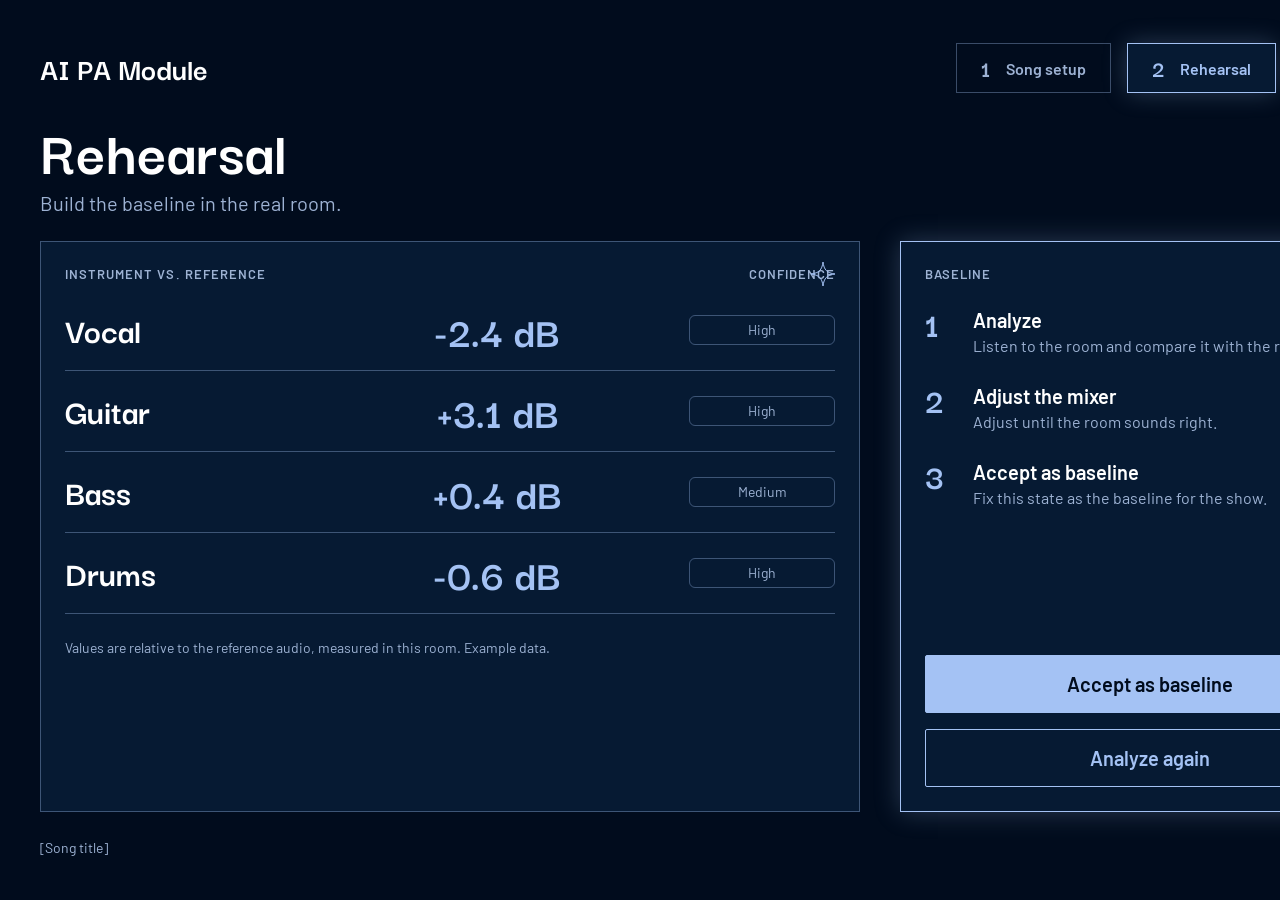
<file: docs/demo/design-reference/frontend-design-handoff/pa-module-design-handoff/screens/rehearsal.html>
<!doctype html>
<html lang="en">
<head>
<meta charset="utf-8">
<title>Rehearsal</title>


<link rel="stylesheet" href="https://fonts.googleapis.com/css2?family=Barlow:wght@400;600&amp;family=Darker+Grotesque:wght@700&amp;display=swap">
<style>
body{margin:0;background:#010c1d;}
a:focus-visible,button:focus-visible,input:focus-visible{outline:2px solid #a4c2f4;outline-offset:2px;}
</style>
</head>
<body>


<div style="width: 1440px; height: 900px; box-sizing: border-box; padding: 40px; background: #010c1d; color: #ffffff; font-family: 'Barlow','Microsoft JhengHei',system-ui,sans-serif; display: flex; flex-direction: column; gap: 24px; overflow: hidden;">
<header style="display:flex;justify-content:space-between;align-items:center;height:56px;"><div style="font-family:'Darker Grotesque','Barlow','Microsoft JhengHei',system-ui,sans-serif;font-size:32px;line-height:1;font-weight:700;color:#ffffff;">AI PA Module</div><nav aria-label="Screens" style="display:flex;gap:16px;"><a href="song-setup.html" style="display:inline-flex;align-items:center;gap:16px;min-height:48px;padding:0 24px;border:1px solid #a4c2f459;color:#9db2d3;background:transparent;text-decoration:none;font-family:'Barlow','Microsoft JhengHei',system-ui,sans-serif;font-size:16px;font-weight:600;"><span style="font-family:'Darker Grotesque','Barlow','Microsoft JhengHei',system-ui,sans-serif;font-size:24px;font-weight:700;">1</span>Song setup</a><a href="rehearsal.html" style="display:inline-flex;align-items:center;gap:16px;min-height:48px;padding:0 24px;border:1px solid #a4c2f4;color:#a4c2f4;background:#061a33;text-decoration:none;font-family:'Barlow','Microsoft JhengHei',system-ui,sans-serif;font-size:16px;font-weight:600;box-shadow:0 0 24px #a4c2f440;"><span style="font-family:'Darker Grotesque','Barlow','Microsoft JhengHei',system-ui,sans-serif;font-size:24px;font-weight:700;">2</span>Rehearsal</a><a href="live-normal.html" style="display:inline-flex;align-items:center;gap:16px;min-height:48px;padding:0 24px;border:1px solid #a4c2f459;color:#9db2d3;background:transparent;text-decoration:none;font-family:'Barlow','Microsoft JhengHei',system-ui,sans-serif;font-size:16px;font-weight:600;"><span style="font-family:'Darker Grotesque','Barlow','Microsoft JhengHei',system-ui,sans-serif;font-size:24px;font-weight:700;">3</span>Live</a></nav></header><div style="display:flex;flex-direction:column;gap:8px;"><h1 style="margin:0;font-family:'Darker Grotesque','Barlow','Microsoft JhengHei',system-ui,sans-serif;font-size:64px;line-height:0.95;font-weight:700;color:#ffffff;">Rehearsal</h1><p style="margin:0;font-family:'Barlow','Microsoft JhengHei',system-ui,sans-serif;font-size:20px;line-height:28px;color:#9db2d3;">Build the baseline in the real room.</p></div><div style="display:flex;gap:40px;flex-grow:1;min-height:0;"><section style="position:relative;box-sizing:border-box;background:#061a33;border:1px solid #a4c2f459;border-radius:0;width:820px;height:100%;"><div style="padding:24px;display:flex;flex-direction:column;gap:8px;height:100%;box-sizing:border-box;">
<div style="display:flex;justify-content:space-between;align-items:center;"><div style="font-family:'Barlow','Microsoft JhengHei',system-ui,sans-serif;font-size:13px;line-height:16px;font-weight:600;letter-spacing:0.08em;text-transform:uppercase;color:#9db2d3;">Instrument vs. reference</div><div style="font-family:'Barlow','Microsoft JhengHei',system-ui,sans-serif;font-size:13px;line-height:16px;font-weight:600;letter-spacing:0.08em;text-transform:uppercase;color:#9db2d3;">Confidence</div></div>
<div style="display:flex;flex-direction:column;"><div style="display:flex;align-items:center;justify-content:space-between;min-height:80px;border-bottom:1px solid #a4c2f459;"><div style="font-family:'Darker Grotesque','Barlow','Microsoft JhengHei',system-ui,sans-serif;font-size:36px;line-height:1;font-weight:700;color:#ffffff;width:240px;">Vocal</div><div style="font-family:'Darker Grotesque','Barlow','Microsoft JhengHei',system-ui,sans-serif;font-size:44px;line-height:1;font-weight:700;color:#a4c2f4;">-2.4 dB</div><div style="min-width:112px;text-align:center;padding:4px 16px;border:1px solid #a4c2f459;border-radius:6px;font-family:'Barlow','Microsoft JhengHei',system-ui,sans-serif;font-size:14px;line-height:20px;color:#9db2d3;">High</div></div><div style="display:flex;align-items:center;justify-content:space-between;min-height:80px;border-bottom:1px solid #a4c2f459;"><div style="font-family:'Darker Grotesque','Barlow','Microsoft JhengHei',system-ui,sans-serif;font-size:36px;line-height:1;font-weight:700;color:#ffffff;width:240px;">Guitar</div><div style="font-family:'Darker Grotesque','Barlow','Microsoft JhengHei',system-ui,sans-serif;font-size:44px;line-height:1;font-weight:700;color:#a4c2f4;">+3.1 dB</div><div style="min-width:112px;text-align:center;padding:4px 16px;border:1px solid #a4c2f459;border-radius:6px;font-family:'Barlow','Microsoft JhengHei',system-ui,sans-serif;font-size:14px;line-height:20px;color:#9db2d3;">High</div></div><div style="display:flex;align-items:center;justify-content:space-between;min-height:80px;border-bottom:1px solid #a4c2f459;"><div style="font-family:'Darker Grotesque','Barlow','Microsoft JhengHei',system-ui,sans-serif;font-size:36px;line-height:1;font-weight:700;color:#ffffff;width:240px;">Bass</div><div style="font-family:'Darker Grotesque','Barlow','Microsoft JhengHei',system-ui,sans-serif;font-size:44px;line-height:1;font-weight:700;color:#a4c2f4;">+0.4 dB</div><div style="min-width:112px;text-align:center;padding:4px 16px;border:1px solid #a4c2f459;border-radius:6px;font-family:'Barlow','Microsoft JhengHei',system-ui,sans-serif;font-size:14px;line-height:20px;color:#9db2d3;">Medium</div></div><div style="display:flex;align-items:center;justify-content:space-between;min-height:80px;border-bottom:1px solid #a4c2f459;"><div style="font-family:'Darker Grotesque','Barlow','Microsoft JhengHei',system-ui,sans-serif;font-size:36px;line-height:1;font-weight:700;color:#ffffff;width:240px;">Drums</div><div style="font-family:'Darker Grotesque','Barlow','Microsoft JhengHei',system-ui,sans-serif;font-size:44px;line-height:1;font-weight:700;color:#a4c2f4;">-0.6 dB</div><div style="min-width:112px;text-align:center;padding:4px 16px;border:1px solid #a4c2f459;border-radius:6px;font-family:'Barlow','Microsoft JhengHei',system-ui,sans-serif;font-size:14px;line-height:20px;color:#9db2d3;">High</div></div></div>
<div style="font-family:'Barlow','Microsoft JhengHei',system-ui,sans-serif;font-size:14px;line-height:20px;color:#9db2d3;padding-top:16px;">Values are relative to the reference audio, measured in this room. Example data.</div>
<svg aria-hidden="true" width="24" height="24" viewBox="0 0 24 24" fill="none" stroke="#a4c2f4" stroke-width="1" style="position:absolute;right:24px;top:20px;"><path d="M12 0 C13 8 16 11 24 12 C16 13 13 16 12 24 C11 16 8 13 0 12 C8 11 11 8 12 0Z"/></svg>
</div></section><section style="position:relative;box-sizing:border-box;background:#061a33;border:1px solid #a4c2f4;border-radius:0;box-shadow:0 0 24px #a4c2f440;flex-grow:1;height:100%;"><div style="padding:24px;display:flex;flex-direction:column;gap:24px;height:100%;box-sizing:border-box;">
<div style="font-family:'Barlow','Microsoft JhengHei',system-ui,sans-serif;font-size:13px;line-height:16px;font-weight:600;letter-spacing:0.08em;text-transform:uppercase;color:#9db2d3;">Baseline</div>
<div style="display:flex;flex-direction:column;gap:24px;"><div style="display:flex;gap:16px;align-items:flex-start;"><div style="font-family:'Darker Grotesque','Barlow','Microsoft JhengHei',system-ui,sans-serif;font-size:36px;line-height:1;font-weight:700;color:#a4c2f4;width:32px;">1</div><div><div style="font-family:'Barlow','Microsoft JhengHei',system-ui,sans-serif;font-size:20px;line-height:28px;font-weight:600;color:#ffffff;">Analyze</div><div style="font-family:'Barlow','Microsoft JhengHei',system-ui,sans-serif;font-size:16px;line-height:24px;color:#9db2d3;">Listen to the room and compare it with the reference.</div></div></div><div style="display:flex;gap:16px;align-items:flex-start;"><div style="font-family:'Darker Grotesque','Barlow','Microsoft JhengHei',system-ui,sans-serif;font-size:36px;line-height:1;font-weight:700;color:#a4c2f4;width:32px;">2</div><div><div style="font-family:'Barlow','Microsoft JhengHei',system-ui,sans-serif;font-size:20px;line-height:28px;font-weight:600;color:#ffffff;">Adjust the mixer</div><div style="font-family:'Barlow','Microsoft JhengHei',system-ui,sans-serif;font-size:16px;line-height:24px;color:#9db2d3;">Adjust until the room sounds right.</div></div></div><div style="display:flex;gap:16px;align-items:flex-start;"><div style="font-family:'Darker Grotesque','Barlow','Microsoft JhengHei',system-ui,sans-serif;font-size:36px;line-height:1;font-weight:700;color:#a4c2f4;width:32px;">3</div><div><div style="font-family:'Barlow','Microsoft JhengHei',system-ui,sans-serif;font-size:20px;line-height:28px;font-weight:600;color:#ffffff;">Accept as baseline</div><div style="font-family:'Barlow','Microsoft JhengHei',system-ui,sans-serif;font-size:16px;line-height:24px;color:#9db2d3;">Fix this state as the baseline for the show.</div></div></div></div>
<div style="flex-grow:1;"></div>
<div style="display:flex;flex-direction:column;gap:16px;"><a href="live-normal.html" style="display:inline-flex;align-items:center;justify-content:center;min-height:56px;padding:0 32px;background:#a4c2f4;color:#010c1d;border:1px solid #a4c2f4;border-radius:2px;font-family:'Barlow','Microsoft JhengHei',system-ui,sans-serif;font-size:20px;font-weight:600;text-decoration:none;">Accept as baseline</a><a href="rehearsal.html" style="display:inline-flex;align-items:center;justify-content:center;min-height:56px;padding:0 32px;background:transparent;color:#a4c2f4;border:1px solid #a4c2f4;border-radius:2px;font-family:'Barlow','Microsoft JhengHei',system-ui,sans-serif;font-size:20px;font-weight:600;text-decoration:none;">Analyze again</a></div>
</div></section></div><footer style="display:flex;justify-content:space-between;align-items:center;min-height:24px;"><div style="font-family:'Barlow','Microsoft JhengHei',system-ui,sans-serif;font-size:14px;line-height:20px;color:#9db2d3;">[Song title]</div></footer>
</div>


</body>
</html>
</file>
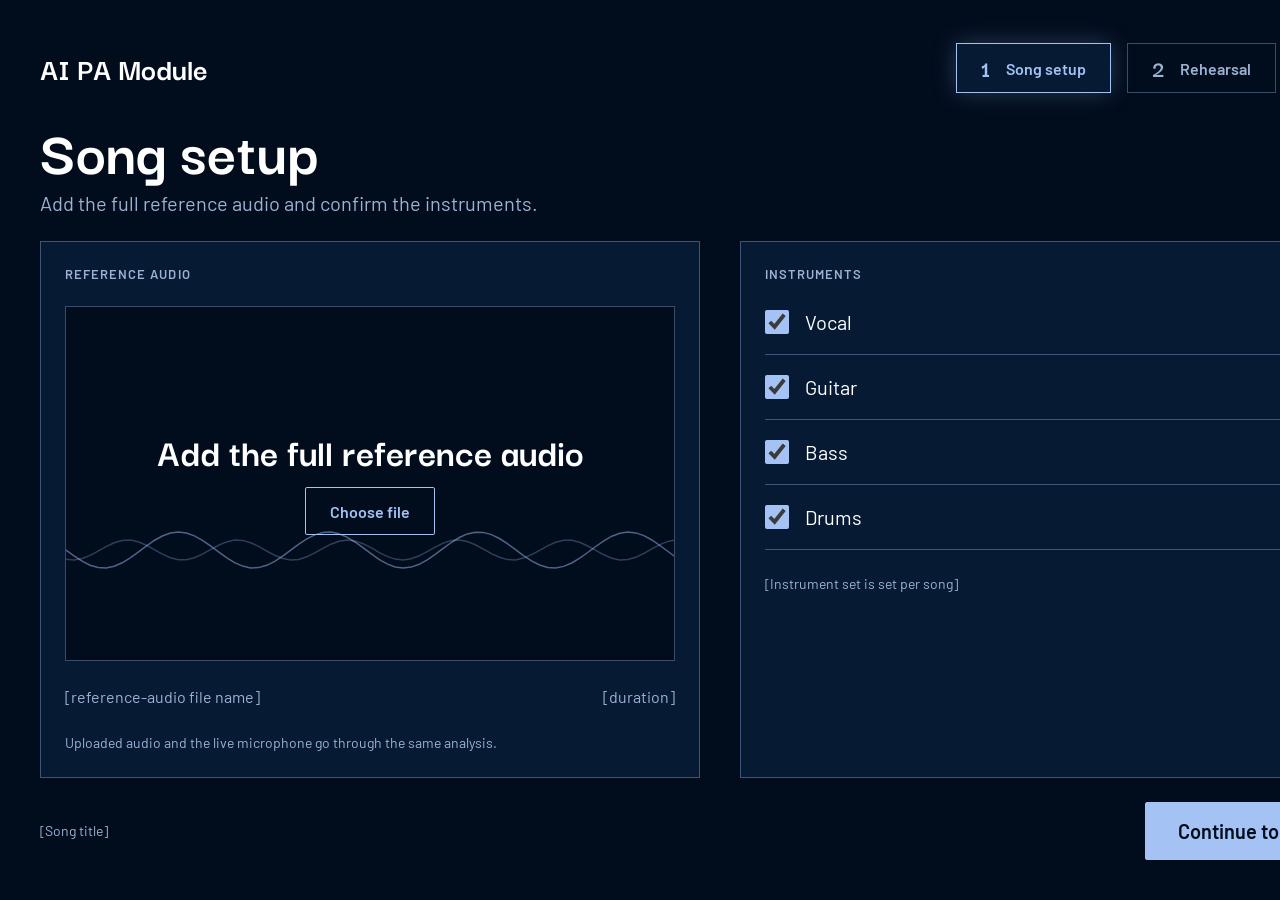
<file: docs/demo/design-reference/frontend-design-handoff/pa-module-design-handoff/screens/song-setup.html>
<!doctype html>
<html lang="en">
<head>
<meta charset="utf-8">
<title>Song setup</title>


<link rel="stylesheet" href="https://fonts.googleapis.com/css2?family=Barlow:wght@400;600&amp;family=Darker+Grotesque:wght@700&amp;display=swap">
<style>
body{margin:0;background:#010c1d;}
a:focus-visible,button:focus-visible,input:focus-visible{outline:2px solid #a4c2f4;outline-offset:2px;}
</style>
</head>
<body>


<div style="width: 1440px; height: 900px; box-sizing: border-box; padding: 40px; background: #010c1d; color: #ffffff; font-family: 'Barlow','Microsoft JhengHei',system-ui,sans-serif; display: flex; flex-direction: column; gap: 24px; overflow: hidden;">
<header style="display:flex;justify-content:space-between;align-items:center;height:56px;"><div style="font-family:'Darker Grotesque','Barlow','Microsoft JhengHei',system-ui,sans-serif;font-size:32px;line-height:1;font-weight:700;color:#ffffff;">AI PA Module</div><nav aria-label="Screens" style="display:flex;gap:16px;"><a href="song-setup.html" style="display:inline-flex;align-items:center;gap:16px;min-height:48px;padding:0 24px;border:1px solid #a4c2f4;color:#a4c2f4;background:#061a33;text-decoration:none;font-family:'Barlow','Microsoft JhengHei',system-ui,sans-serif;font-size:16px;font-weight:600;box-shadow:0 0 24px #a4c2f440;"><span style="font-family:'Darker Grotesque','Barlow','Microsoft JhengHei',system-ui,sans-serif;font-size:24px;font-weight:700;">1</span>Song setup</a><a href="rehearsal.html" style="display:inline-flex;align-items:center;gap:16px;min-height:48px;padding:0 24px;border:1px solid #a4c2f459;color:#9db2d3;background:transparent;text-decoration:none;font-family:'Barlow','Microsoft JhengHei',system-ui,sans-serif;font-size:16px;font-weight:600;"><span style="font-family:'Darker Grotesque','Barlow','Microsoft JhengHei',system-ui,sans-serif;font-size:24px;font-weight:700;">2</span>Rehearsal</a><a href="live-normal.html" style="display:inline-flex;align-items:center;gap:16px;min-height:48px;padding:0 24px;border:1px solid #a4c2f459;color:#9db2d3;background:transparent;text-decoration:none;font-family:'Barlow','Microsoft JhengHei',system-ui,sans-serif;font-size:16px;font-weight:600;"><span style="font-family:'Darker Grotesque','Barlow','Microsoft JhengHei',system-ui,sans-serif;font-size:24px;font-weight:700;">3</span>Live</a></nav></header><div style="display:flex;flex-direction:column;gap:8px;"><h1 style="margin:0;font-family:'Darker Grotesque','Barlow','Microsoft JhengHei',system-ui,sans-serif;font-size:64px;line-height:0.95;font-weight:700;color:#ffffff;">Song setup</h1><p style="margin:0;font-family:'Barlow','Microsoft JhengHei',system-ui,sans-serif;font-size:20px;line-height:28px;color:#9db2d3;">Add the full reference audio and confirm the instruments.</p></div><div style="display:flex;gap:40px;flex-grow:1;min-height:0;"><section style="position:relative;box-sizing:border-box;background:#061a33;border:1px solid #a4c2f459;border-radius:0;width:660px;height:100%;"><div style="padding:24px;display:flex;flex-direction:column;gap:24px;height:100%;box-sizing:border-box;">
<div style="font-family:'Barlow','Microsoft JhengHei',system-ui,sans-serif;font-size:13px;line-height:16px;font-weight:600;letter-spacing:0.08em;text-transform:uppercase;color:#9db2d3;">Reference audio</div>
<div style="position:relative;flex-grow:1;border:1px solid #a4c2f459;background:#010c1d;display:flex;flex-direction:column;align-items:center;justify-content:center;gap:16px;overflow:hidden;">
<svg aria-hidden="true" width="610" height="220" viewBox="0 0 610 220" style="position:absolute;left:0;bottom:0px;"><polyline points="0.0,110.0 8.0,115.9 16.1,121.2 24.1,125.2 32.1,127.5 40.1,127.9 48.2,126.2 56.2,122.8 64.2,117.9 72.2,112.1 80.3,106.1 88.3,100.5 96.3,96.0 104.3,93.0 112.4,92.0 120.4,93.0 128.4,95.9 136.4,100.3 144.5,105.9 152.5,111.9 160.5,117.7 168.6,122.6 176.6,126.1 184.6,127.9 192.6,127.6 200.7,125.3 208.7,121.4 216.7,116.1 224.7,110.2 232.8,104.2 240.8,98.9 248.8,94.9 256.8,92.5 264.9,92.1 272.9,93.7 280.9,97.1 288.9,102.0 297.0,107.7 305.0,113.7 313.0,119.3 321.1,123.9 329.1,126.9 337.1,128.0 345.1,127.1 353.2,124.3 361.2,119.8 369.2,114.3 377.2,108.3 385.3,102.5 393.3,97.5 401.3,93.9 409.3,92.2 417.4,92.4 425.4,94.6 433.4,98.5 441.4,103.7 449.5,109.6 457.5,115.6 465.5,120.9 473.6,125.0 481.6,127.4 489.6,127.9 497.6,126.4 505.7,123.0 513.7,118.2 521.7,112.5 529.7,106.5 537.8,100.8 545.8,96.2 553.8,93.2 561.8,92.0 569.9,92.9 577.9,95.6 585.9,100.0 593.9,105.5 602.0,111.5 610.0,117.3" fill="none" stroke="#a4c2f4" stroke-width="1.5" stroke-opacity="0.48"/><polyline points="0.0,119.3 8.0,120.0 16.1,118.5 24.1,115.4 32.1,111.1 40.1,106.6 48.2,102.8 56.2,100.5 64.2,100.1 72.2,101.8 80.3,105.2 88.3,109.6 96.3,114.1 104.3,117.7 112.4,119.7 120.4,119.8 128.4,117.8 136.4,114.2 144.5,109.7 152.5,105.3 160.5,101.9 168.6,100.1 176.6,100.4 184.6,102.7 192.6,106.4 200.7,111.0 208.7,115.3 216.7,118.5 224.7,119.9 232.8,119.4 240.8,116.8 248.8,112.9 256.8,108.4 264.9,104.2 272.9,101.2 280.9,100.0 288.9,100.9 297.0,103.7 305.0,107.7 313.0,112.3 321.1,116.4 329.1,119.1 337.1,120.0 345.1,118.8 353.2,115.8 361.2,111.6 369.2,107.1 377.2,103.1 385.3,100.6 393.3,100.1 401.3,101.5 409.3,104.8 417.4,109.1 425.4,113.6 433.4,117.3 441.4,119.6 449.5,119.9 457.5,118.1 465.5,114.6 473.6,110.3 481.6,105.8 489.6,102.2 497.6,100.2 505.7,100.3 513.7,102.3 521.7,106.0 529.7,110.4 537.8,114.8 545.8,118.2 553.8,119.9 561.8,119.5 569.9,117.2 577.9,113.4 585.9,108.9 593.9,104.6 602.0,101.4 610.0,100.0" fill="none" stroke="#a4c2f4" stroke-width="1.5" stroke-opacity="0.27999999999999997"/></svg>
<div style="position:relative;font-family:'Darker Grotesque','Barlow','Microsoft JhengHei',system-ui,sans-serif;font-size:40px;line-height:1;font-weight:700;color:#ffffff;">Add the full reference audio</div>
<button style="position:relative;min-height:48px;padding:0 24px;background:transparent;color:#a4c2f4;border:1px solid #a4c2f4;border-radius:2px;font-family:'Barlow','Microsoft JhengHei',system-ui,sans-serif;font-size:16px;font-weight:600;">Choose file</button>
</div>
<div style="display:flex;justify-content:space-between;font-family:'Barlow','Microsoft JhengHei',system-ui,sans-serif;font-size:16px;line-height:24px;color:#9db2d3;"><span>[reference-audio file name]</span><span>[duration]</span></div>
<div style="font-family:'Barlow','Microsoft JhengHei',system-ui,sans-serif;font-size:14px;line-height:20px;color:#9db2d3;">Uploaded audio and the live microphone go through the same analysis.</div>
</div></section><section style="position:relative;box-sizing:border-box;background:#061a33;border:1px solid #a4c2f459;border-radius:0;flex-grow:1;height:100%;"><div style="padding:24px;display:flex;flex-direction:column;gap:8px;height:100%;box-sizing:border-box;">
<div style="font-family:'Barlow','Microsoft JhengHei',system-ui,sans-serif;font-size:13px;line-height:16px;font-weight:600;letter-spacing:0.08em;text-transform:uppercase;color:#9db2d3;">Instruments</div>
<div style="display:flex;flex-direction:column;"><label style="display:flex;align-items:center;gap:16px;min-height:64px;border-bottom:1px solid #a4c2f459;font-family:'Barlow','Microsoft JhengHei',system-ui,sans-serif;font-size:20px;color:#ffffff;"><input type="checkbox" checked style="width:24px;height:24px;accent-color:#a4c2f4;margin:0;">Vocal</label><label style="display:flex;align-items:center;gap:16px;min-height:64px;border-bottom:1px solid #a4c2f459;font-family:'Barlow','Microsoft JhengHei',system-ui,sans-serif;font-size:20px;color:#ffffff;"><input type="checkbox" checked style="width:24px;height:24px;accent-color:#a4c2f4;margin:0;">Guitar</label><label style="display:flex;align-items:center;gap:16px;min-height:64px;border-bottom:1px solid #a4c2f459;font-family:'Barlow','Microsoft JhengHei',system-ui,sans-serif;font-size:20px;color:#ffffff;"><input type="checkbox" checked style="width:24px;height:24px;accent-color:#a4c2f4;margin:0;">Bass</label><label style="display:flex;align-items:center;gap:16px;min-height:64px;border-bottom:1px solid #a4c2f459;font-family:'Barlow','Microsoft JhengHei',system-ui,sans-serif;font-size:20px;color:#ffffff;"><input type="checkbox" checked style="width:24px;height:24px;accent-color:#a4c2f4;margin:0;">Drums</label></div>
<div style="font-family:'Barlow','Microsoft JhengHei',system-ui,sans-serif;font-size:14px;line-height:20px;color:#9db2d3;padding-top:16px;">[Instrument set is set per song]</div>
<svg aria-hidden="true" width="24" height="24" viewBox="0 0 24 24" fill="none" stroke="#a4c2f4" stroke-width="1" style="position:absolute;right:24px;top:24px;"><path d="M12 0 C13 8 16 11 24 12 C16 13 13 16 12 24 C11 16 8 13 0 12 C8 11 11 8 12 0Z"/></svg>
</div></section></div><footer style="display:flex;justify-content:space-between;align-items:center;min-height:24px;"><div style="font-family:'Barlow','Microsoft JhengHei',system-ui,sans-serif;font-size:14px;line-height:20px;color:#9db2d3;">[Song title]</div><a href="rehearsal.html" style="display:inline-flex;align-items:center;justify-content:center;min-height:56px;padding:0 32px;background:#a4c2f4;color:#010c1d;border:1px solid #a4c2f4;border-radius:2px;font-family:'Barlow','Microsoft JhengHei',system-ui,sans-serif;font-size:20px;font-weight:600;text-decoration:none;">Continue to rehearsal</a></footer>
</div>


</body>
</html>
</file>
<file: demo_player/player.css>
body{margin:0;background:#101923;color:#edf5ff;font:16px/1.5 Segoe UI,sans-serif}main{max-width:700px;margin:8vh auto;padding:28px;background:#172638;border:1px solid #35506d;border-radius:14px}.eyebrow{color:#7dbdff;font-weight:700;letter-spacing:.1em;font-size:.75rem}h1{margin-top:0}#now-playing{margin:24px 0;padding:18px;background:#0c1520;border-radius:8px}button{margin:0 8px 8px 0;padding:10px 14px;background:#83c2ff;border:0;border-radius:7px;font-weight:700}.notice{margin-top:25px;color:#b8cbdf}
</file>
